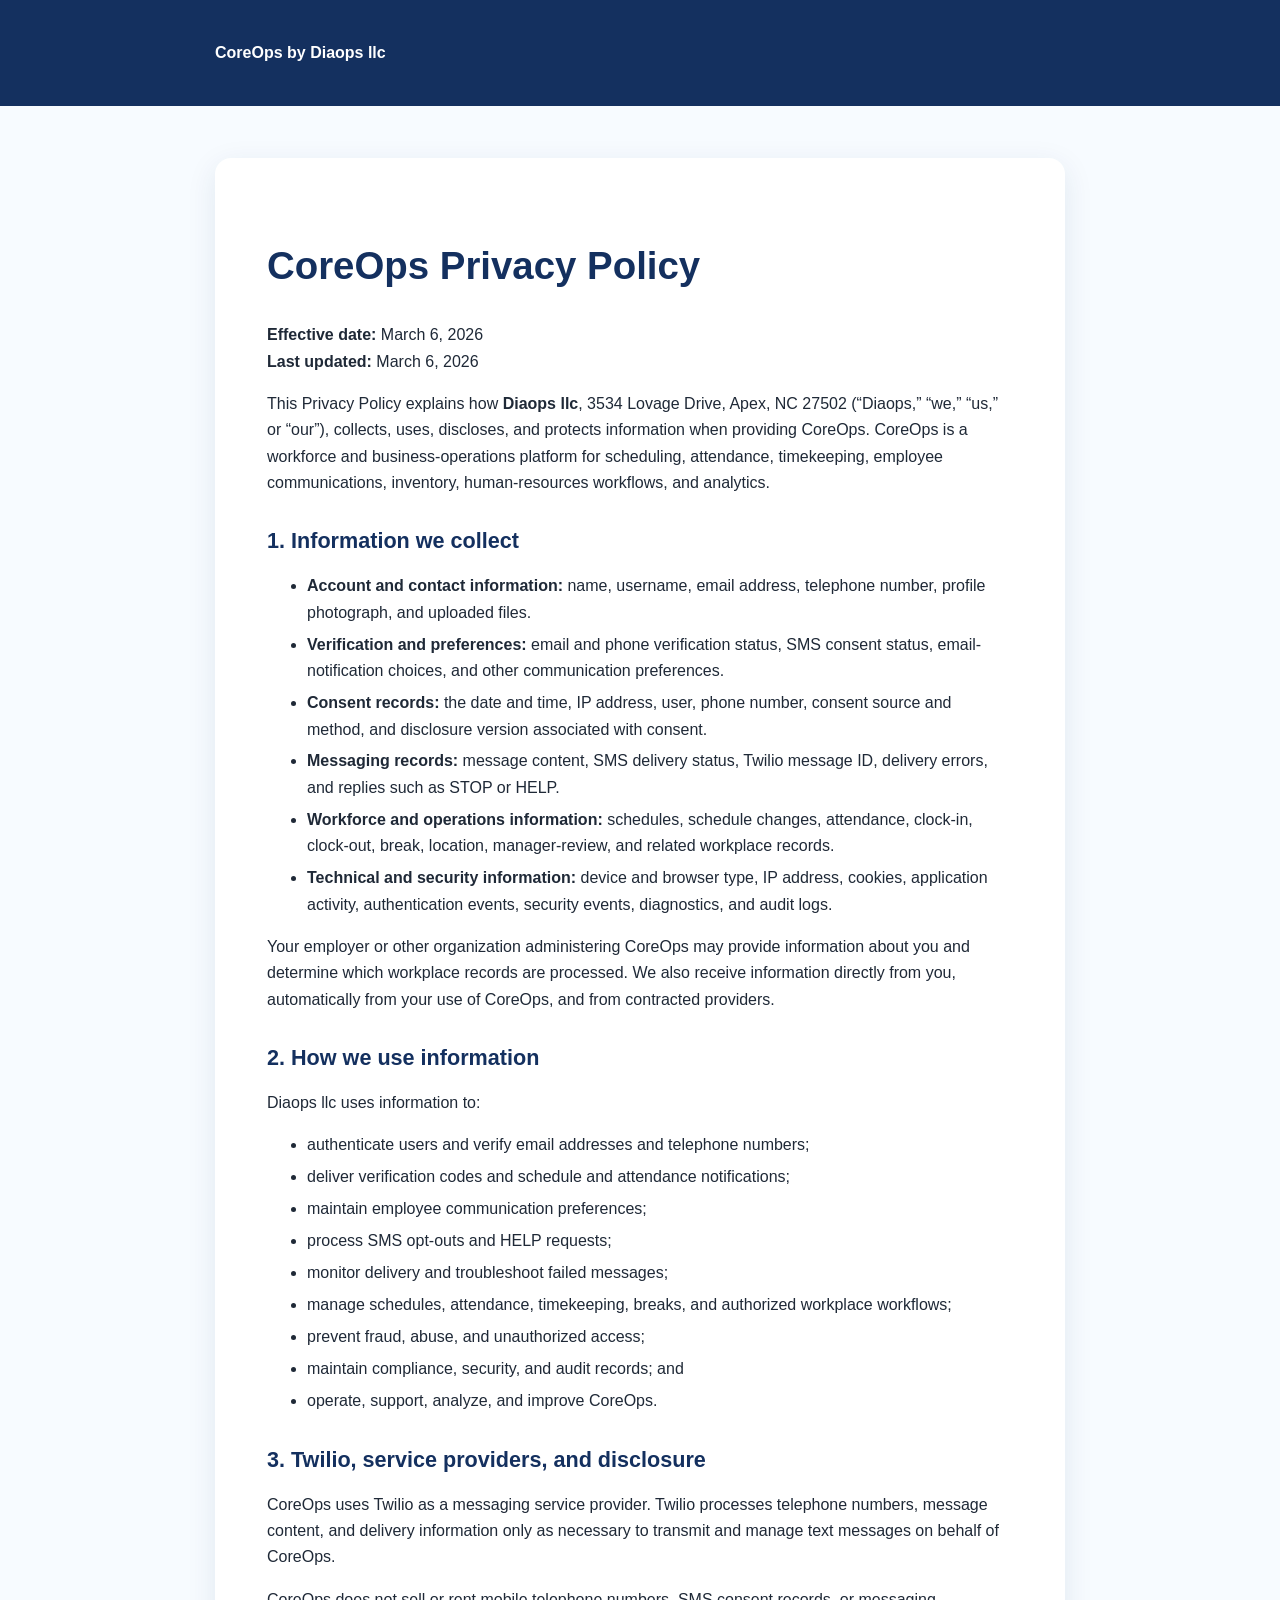
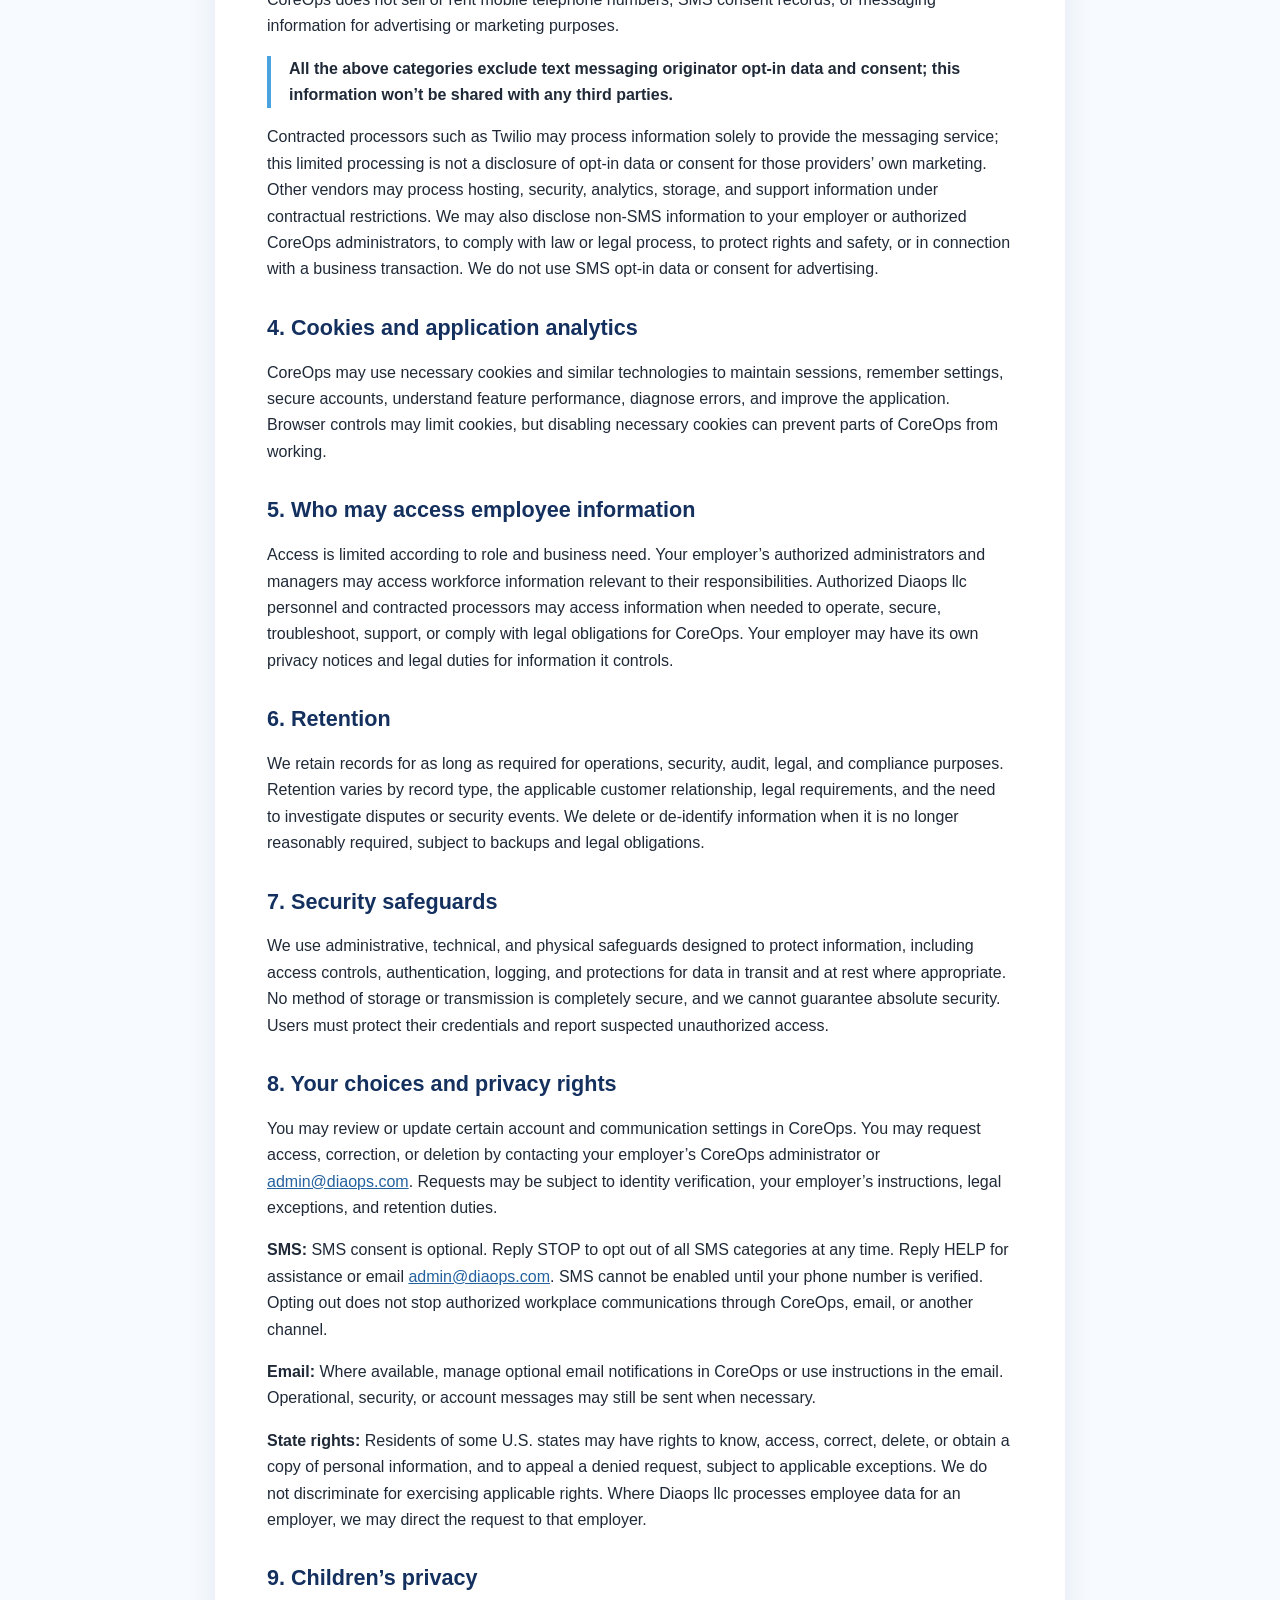
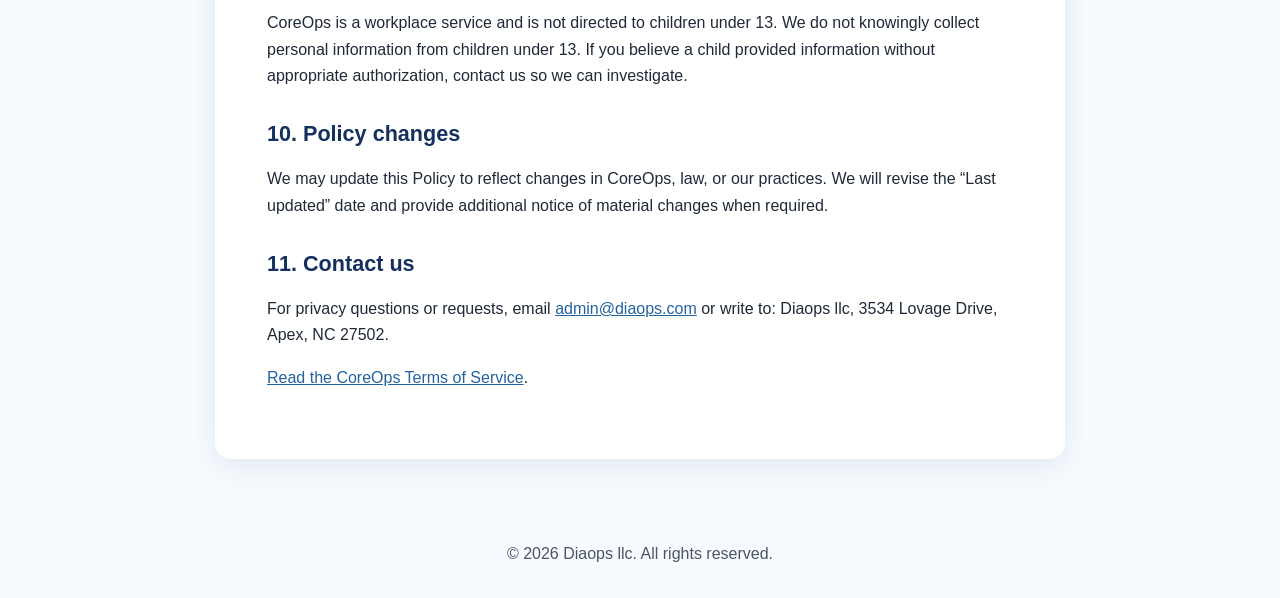
<file: privacy.html>
<!DOCTYPE html>
<html lang="en">
<head>
  <meta charset="UTF-8" />
  <meta name="viewport" content="width=device-width, initial-scale=1.0" />
  <title>CoreOps Privacy Policy — Diaops llc</title>
  <meta name="description" content="Privacy Policy for CoreOps, including SMS privacy practices." />
  <link rel="icon" type="image/svg+xml" href="assets/img/logo-icon.svg" />
  <style>
    :root{color:#1f2937;font-family:Arial,sans-serif;line-height:1.65}body{margin:0;background:#f7fbff}header{background:#14305f;color:white;padding:20px}header a{color:white;text-decoration:none;font-weight:bold}.wrap{max-width:850px;margin:auto;padding:20px}.card{background:white;padding:clamp(24px,5vw,52px);margin:32px 0;border-radius:16px;box-shadow:0 8px 30px #14305f18}h1,h2{color:#14305f;line-height:1.25}h1{font-size:2.4rem}h2{margin-top:2rem;font-size:1.35rem}a{color:#24629f}footer{text-align:center;padding:30px;color:#4b5563}.notice{border-left:4px solid #4aa3df;padding-left:18px;font-weight:bold}li{margin:.35rem 0}
  </style>
</head>
<body>
  <header><div class="wrap"><a href="/">CoreOps by Diaops llc</a></div></header>
  <main class="wrap"><article class="card">
    <h1>CoreOps Privacy Policy</h1>
    <p><strong>Effective date:</strong> March 6, 2026<br /><strong>Last updated:</strong> March 6, 2026</p>
    <p>This Privacy Policy explains how <strong>Diaops llc</strong>, 3534 Lovage Drive, Apex, NC 27502 (“Diaops,” “we,” “us,” or “our”), collects, uses, discloses, and protects information when providing CoreOps. CoreOps is a workforce and business-operations platform for scheduling, attendance, timekeeping, employee communications, inventory, human-resources workflows, and analytics.</p>

    <h2>1. Information we collect</h2>
    <ul>
      <li><strong>Account and contact information:</strong> name, username, email address, telephone number, profile photograph, and uploaded files.</li>
      <li><strong>Verification and preferences:</strong> email and phone verification status, SMS consent status, email-notification choices, and other communication preferences.</li>
      <li><strong>Consent records:</strong> the date and time, IP address, user, phone number, consent source and method, and disclosure version associated with consent.</li>
      <li><strong>Messaging records:</strong> message content, SMS delivery status, Twilio message ID, delivery errors, and replies such as STOP or HELP.</li>
      <li><strong>Workforce and operations information:</strong> schedules, schedule changes, attendance, clock-in, clock-out, break, location, manager-review, and related workplace records.</li>
      <li><strong>Technical and security information:</strong> device and browser type, IP address, cookies, application activity, authentication events, security events, diagnostics, and audit logs.</li>
    </ul>
    <p>Your employer or other organization administering CoreOps may provide information about you and determine which workplace records are processed. We also receive information directly from you, automatically from your use of CoreOps, and from contracted providers.</p>

    <h2>2. How we use information</h2>
    <p>Diaops llc uses information to:</p>
    <ul>
      <li>authenticate users and verify email addresses and telephone numbers;</li>
      <li>deliver verification codes and schedule and attendance notifications;</li>
      <li>maintain employee communication preferences;</li>
      <li>process SMS opt-outs and HELP requests;</li>
      <li>monitor delivery and troubleshoot failed messages;</li>
      <li>manage schedules, attendance, timekeeping, breaks, and authorized workplace workflows;</li>
      <li>prevent fraud, abuse, and unauthorized access;</li>
      <li>maintain compliance, security, and audit records; and</li>
      <li>operate, support, analyze, and improve CoreOps.</li>
    </ul>

    <h2>3. Twilio, service providers, and disclosure</h2>
    <p>CoreOps uses Twilio as a messaging service provider. Twilio processes telephone numbers, message content, and delivery information only as necessary to transmit and manage text messages on behalf of CoreOps.</p>
    <p>CoreOps does not sell or rent mobile telephone numbers, SMS consent records, or messaging information for advertising or marketing purposes.</p>
    <p class="notice">All the above categories exclude text messaging originator opt-in data and consent; this information won’t be shared with any third parties.</p>
    <p>Contracted processors such as Twilio may process information solely to provide the messaging service; this limited processing is not a disclosure of opt-in data or consent for those providers’ own marketing. Other vendors may process hosting, security, analytics, storage, and support information under contractual restrictions. We may also disclose non-SMS information to your employer or authorized CoreOps administrators, to comply with law or legal process, to protect rights and safety, or in connection with a business transaction. We do not use SMS opt-in data or consent for advertising.</p>

    <h2>4. Cookies and application analytics</h2>
    <p>CoreOps may use necessary cookies and similar technologies to maintain sessions, remember settings, secure accounts, understand feature performance, diagnose errors, and improve the application. Browser controls may limit cookies, but disabling necessary cookies can prevent parts of CoreOps from working.</p>

    <h2>5. Who may access employee information</h2>
    <p>Access is limited according to role and business need. Your employer’s authorized administrators and managers may access workforce information relevant to their responsibilities. Authorized Diaops llc personnel and contracted processors may access information when needed to operate, secure, troubleshoot, support, or comply with legal obligations for CoreOps. Your employer may have its own privacy notices and legal duties for information it controls.</p>

    <h2>6. Retention</h2>
    <p>We retain records for as long as required for operations, security, audit, legal, and compliance purposes. Retention varies by record type, the applicable customer relationship, legal requirements, and the need to investigate disputes or security events. We delete or de-identify information when it is no longer reasonably required, subject to backups and legal obligations.</p>

    <h2>7. Security safeguards</h2>
    <p>We use administrative, technical, and physical safeguards designed to protect information, including access controls, authentication, logging, and protections for data in transit and at rest where appropriate. No method of storage or transmission is completely secure, and we cannot guarantee absolute security. Users must protect their credentials and report suspected unauthorized access.</p>

    <h2>8. Your choices and privacy rights</h2>
    <p>You may review or update certain account and communication settings in CoreOps. You may request access, correction, or deletion by contacting your employer’s CoreOps administrator or <a href="mailto:admin@diaops.com">admin@diaops.com</a>. Requests may be subject to identity verification, your employer’s instructions, legal exceptions, and retention duties.</p>
    <p><strong>SMS:</strong> SMS consent is optional. Reply STOP to opt out of all SMS categories at any time. Reply HELP for assistance or email <a href="mailto:admin@diaops.com">admin@diaops.com</a>. SMS cannot be enabled until your phone number is verified. Opting out does not stop authorized workplace communications through CoreOps, email, or another channel.</p>
    <p><strong>Email:</strong> Where available, manage optional email notifications in CoreOps or use instructions in the email. Operational, security, or account messages may still be sent when necessary.</p>
    <p><strong>State rights:</strong> Residents of some U.S. states may have rights to know, access, correct, delete, or obtain a copy of personal information, and to appeal a denied request, subject to applicable exceptions. We do not discriminate for exercising applicable rights. Where Diaops llc processes employee data for an employer, we may direct the request to that employer.</p>

    <h2>9. Children’s privacy</h2>
    <p>CoreOps is a workplace service and is not directed to children under 13. We do not knowingly collect personal information from children under 13. If you believe a child provided information without appropriate authorization, contact us so we can investigate.</p>

    <h2>10. Policy changes</h2>
    <p>We may update this Policy to reflect changes in CoreOps, law, or our practices. We will revise the “Last updated” date and provide additional notice of material changes when required.</p>

    <h2>11. Contact us</h2>
    <p>For privacy questions or requests, email <a href="mailto:admin@diaops.com">admin@diaops.com</a> or write to: Diaops llc, 3534 Lovage Drive, Apex, NC 27502.</p>
    <p><a href="/terms">Read the CoreOps Terms of Service</a>.</p>
  </article></main>
  <footer>&copy; 2026 Diaops llc. All rights reserved.</footer>
</body>
</html>
</file>
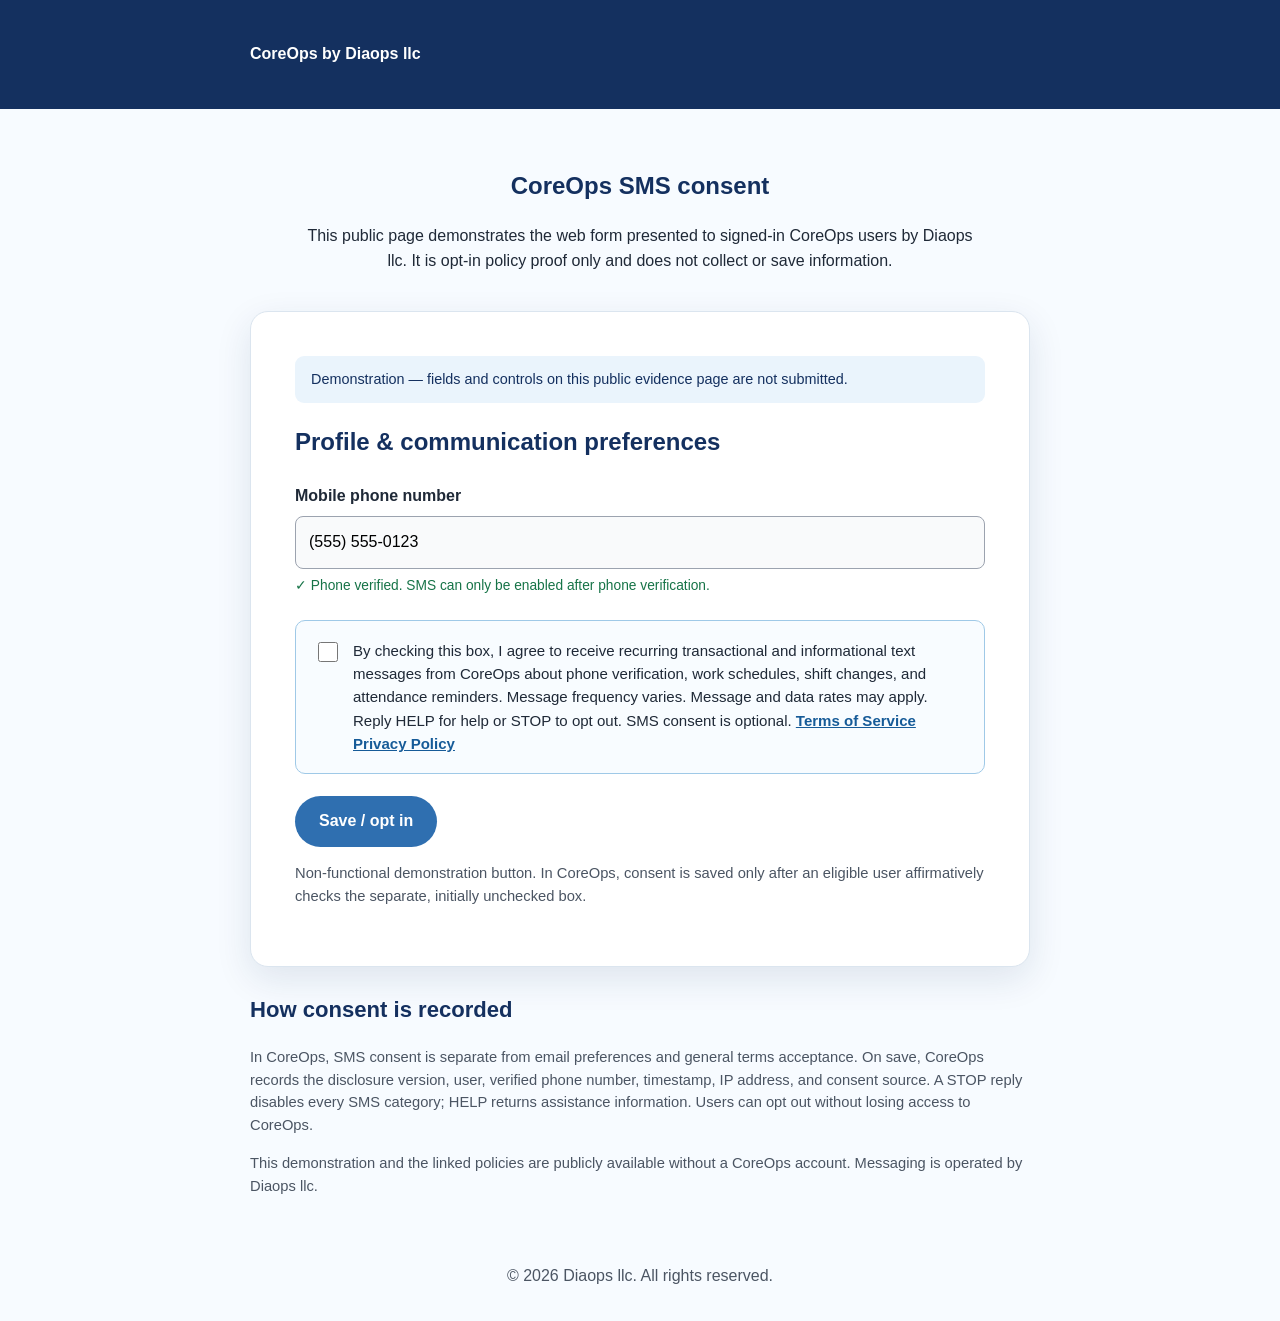
<file: sms-consent.html>
<!DOCTYPE html>
<html lang="en">
<head>
  <meta charset="UTF-8" />
  <meta name="viewport" content="width=device-width, initial-scale=1.0" />
  <title>CoreOps SMS Consent Form Evidence — Diaops llc</title>
  <meta name="description" content="Public demonstration of the CoreOps web form used to collect optional SMS consent." />
  <link rel="icon" type="image/svg+xml" href="assets/img/logo-icon.svg" />
  <style>
    :root{font-family:Arial,sans-serif;color:#1f2937;line-height:1.55}*{box-sizing:border-box}body{margin:0;background:#f7fbff}header{background:#14305f;color:white;padding:22px}.wrap{max-width:820px;margin:auto;padding:20px}header a{color:white;text-decoration:none;font-weight:bold}.intro{text-align:center;margin:38px auto;max-width:680px}h1,h2{color:#14305f}.demo{background:white;border:1px solid #dbe5ef;border-radius:18px;box-shadow:0 12px 36px #14305f1c;padding:clamp(22px,5vw,44px);margin-bottom:26px}.banner{background:#eaf4fc;color:#14305f;padding:12px 16px;border-radius:9px;font-size:.9rem}.field{margin:24px 0}label.title{display:block;font-weight:bold;margin-bottom:7px}input[type=tel]{width:100%;font:inherit;padding:13px;border:1px solid #9ca3af;border-radius:8px;background:#f9fafb}.verified{color:#167347;font-size:.86rem;margin-top:6px}.consent{display:flex;align-items:flex-start;gap:12px;padding:18px;border:1px solid #9fc9e7;border-radius:10px;background:#f8fcff}.consent input{width:20px;height:20px;flex:0 0 auto;margin-top:3px}.consent label{font-size:.94rem}.consent a{color:#165b98;font-weight:bold;white-space:nowrap}button{margin-top:22px;background:#2f6fb0;color:white;border:0;border-radius:999px;padding:13px 24px;font:inherit;font-weight:bold}.proof{font-size:.92rem;color:#4b5563}footer{text-align:center;padding:32px;color:#4b5563}
  </style>
</head>
<body>
  <header><div class="wrap"><a href="/">CoreOps by Diaops llc</a></div></header>
  <main class="wrap">
    <section class="intro">
      <h1>CoreOps SMS consent</h1>
      <p>This public page demonstrates the web form presented to signed-in CoreOps users by Diaops llc. It is opt-in policy proof only and does not collect or save information.</p>
    </section>
    <section class="demo" aria-labelledby="demo-title">
      <div class="banner">Demonstration — fields and controls on this public evidence page are not submitted.</div>
      <h2 id="demo-title">Profile &amp; communication preferences</h2>
      <div class="field">
        <label class="title" for="demo-phone">Mobile phone number</label>
        <input id="demo-phone" type="tel" value="(555) 555-0123" readonly aria-describedby="verified" />
        <div class="verified" id="verified">✓ Phone verified. SMS can only be enabled after phone verification.</div>
      </div>
      <div class="consent">
        <input id="sms-opt-in" type="checkbox" />
        <label for="sms-opt-in">By checking this box, I agree to receive recurring transactional and informational text messages from CoreOps about phone verification, work schedules, shift changes, and attendance reminders. Message frequency varies. Message and data rates may apply. Reply HELP for help or STOP to opt out. SMS consent is optional. <a href="/terms">Terms of Service</a> <a href="/privacy">Privacy Policy</a></label>
      </div>
      <button type="button" aria-describedby="not-live">Save / opt in</button>
      <p class="proof" id="not-live">Non-functional demonstration button. In CoreOps, consent is saved only after an eligible user affirmatively checks the separate, initially unchecked box.</p>
    </section>
    <section class="proof">
      <h2>How consent is recorded</h2>
      <p>In CoreOps, SMS consent is separate from email preferences and general terms acceptance. On save, CoreOps records the disclosure version, user, verified phone number, timestamp, IP address, and consent source. A STOP reply disables every SMS category; HELP returns assistance information. Users can opt out without losing access to CoreOps.</p>
      <p>This demonstration and the linked policies are publicly available without a CoreOps account. Messaging is operated by Diaops llc.</p>
    </section>
  </main>
  <footer>&copy; 2026 Diaops llc. All rights reserved.</footer>
</body>
</html>
</file>
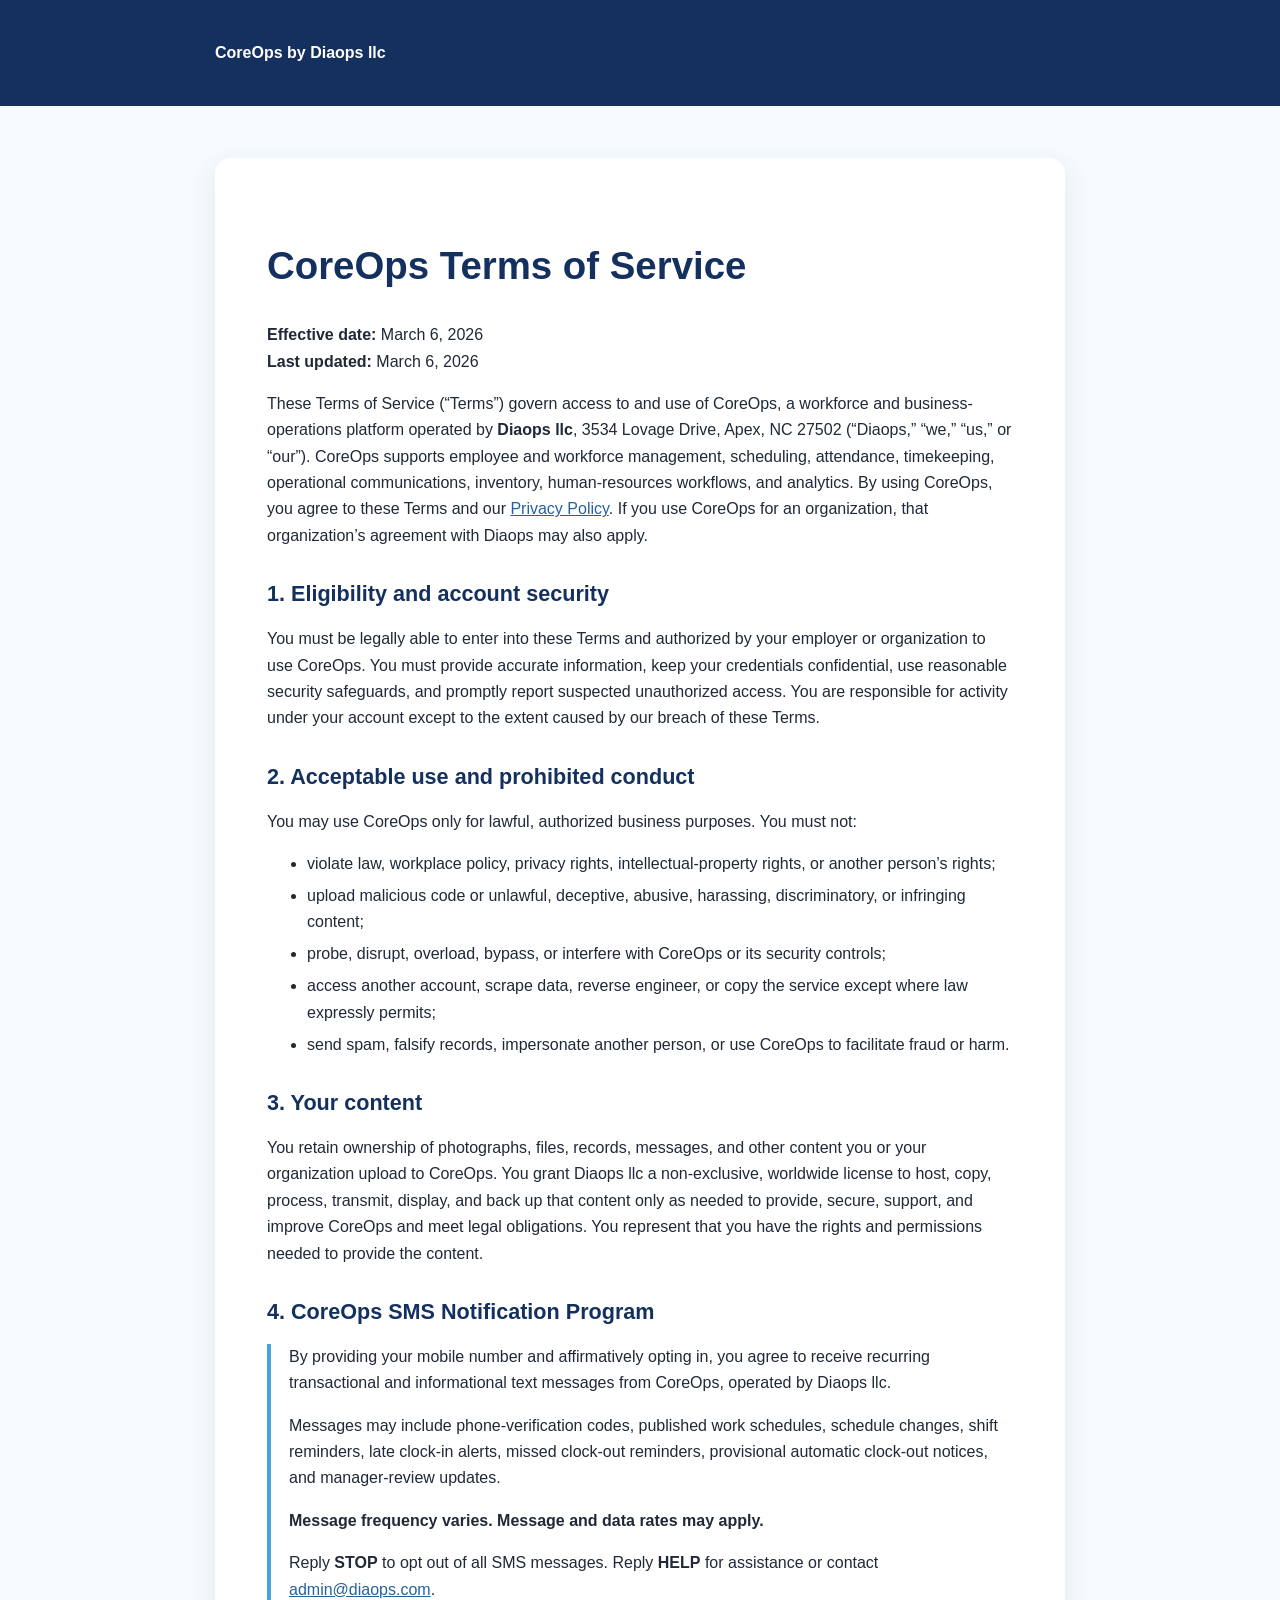
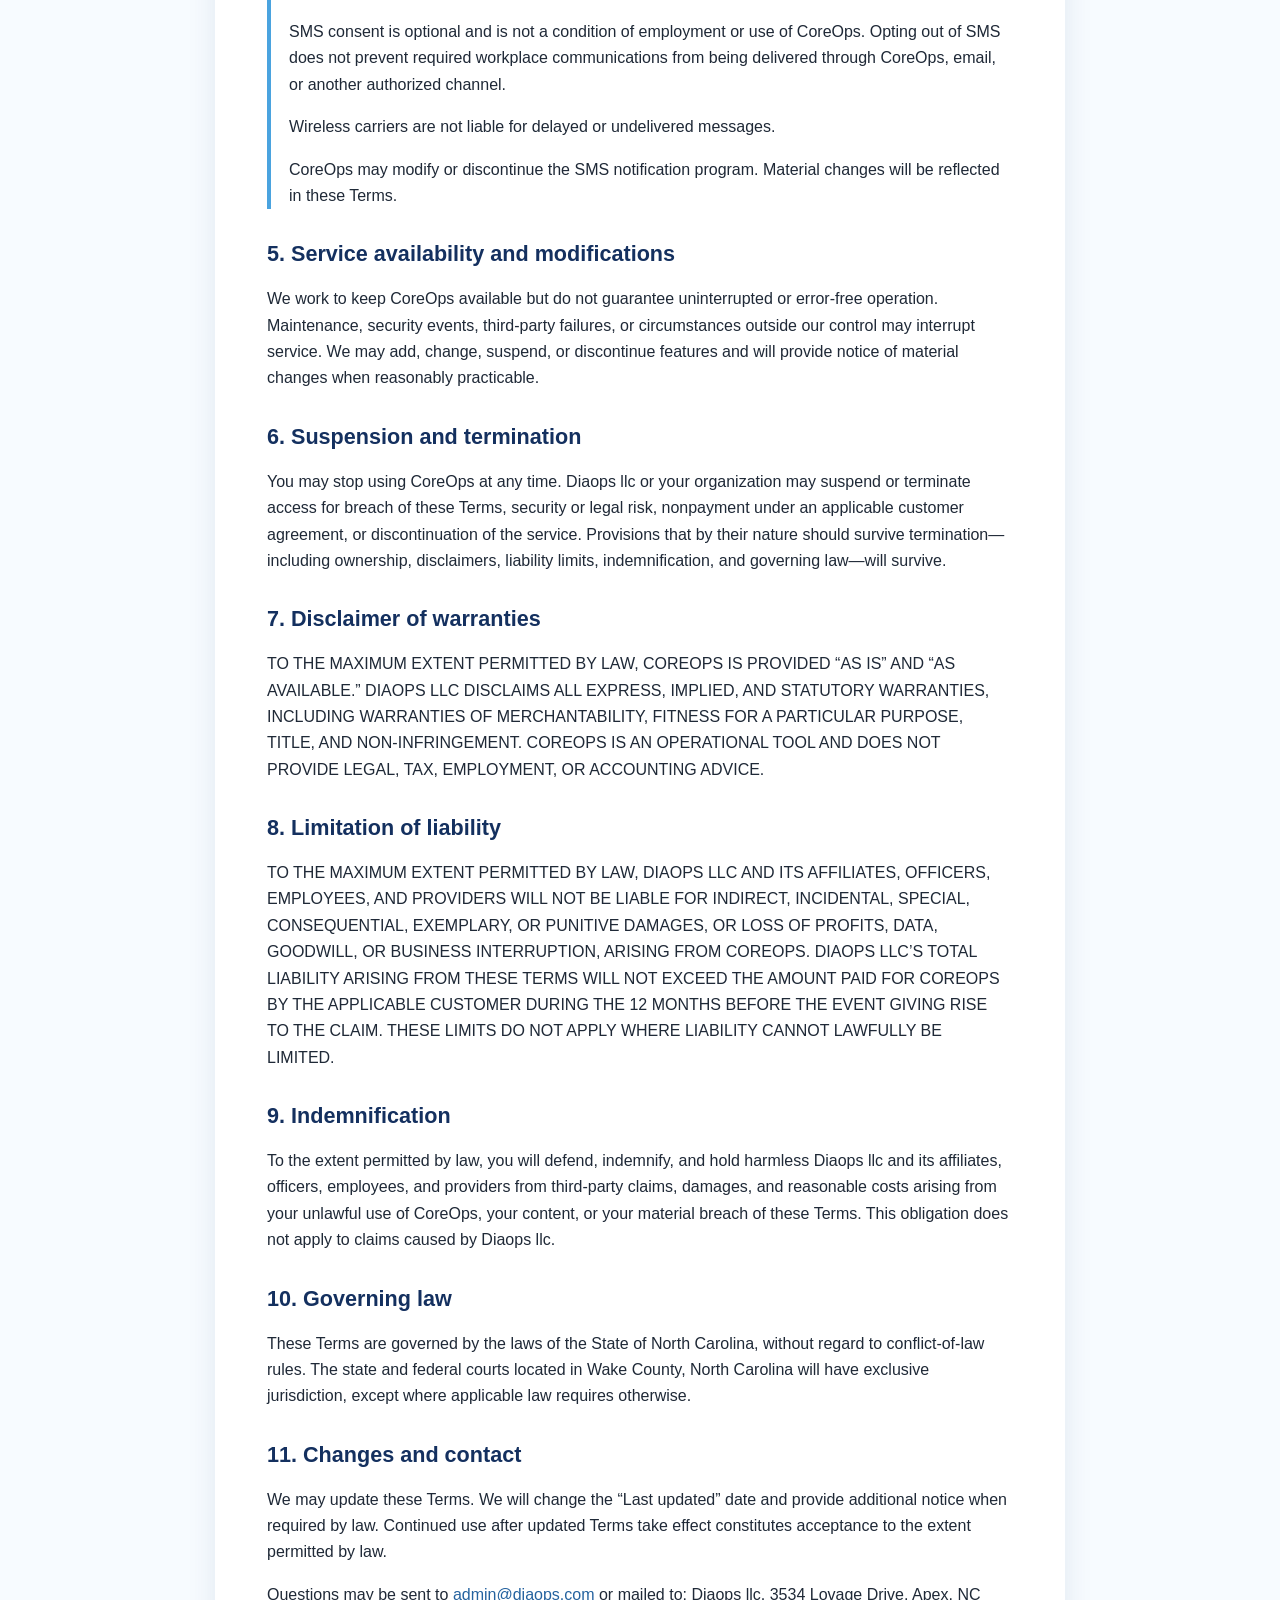
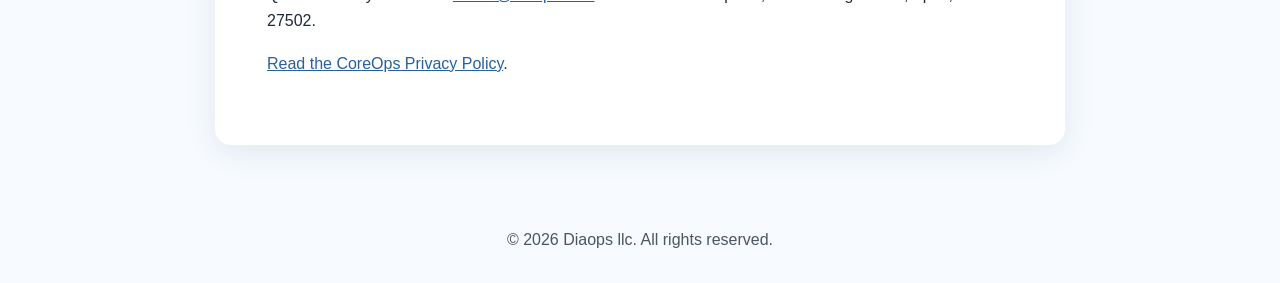
<file: terms.html>
<!DOCTYPE html>
<html lang="en">
<head>
  <meta charset="UTF-8" />
  <meta name="viewport" content="width=device-width, initial-scale=1.0" />
  <title>CoreOps Terms of Service — Diaops llc</title>
  <meta name="description" content="Terms of Service for CoreOps, including the CoreOps SMS Notification Program." />
  <link rel="icon" type="image/svg+xml" href="assets/img/logo-icon.svg" />
  <style>
    :root{color:#1f2937;font-family:Arial,sans-serif;line-height:1.65}body{margin:0;background:#f7fbff}header{background:#14305f;color:white;padding:20px}header a{color:white;text-decoration:none;font-weight:bold}.wrap{max-width:850px;margin:auto;padding:20px}.card{background:white;padding:clamp(24px,5vw,52px);margin:32px 0;border-radius:16px;box-shadow:0 8px 30px #14305f18}h1,h2{color:#14305f;line-height:1.25}h1{font-size:2.4rem}h2{margin-top:2rem;font-size:1.35rem}a{color:#24629f}footer{text-align:center;padding:30px;color:#4b5563}.notice{border-left:4px solid #4aa3df;padding-left:18px}li{margin:.35rem 0}
  </style>
</head>
<body>
  <header><div class="wrap"><a href="/">CoreOps by Diaops llc</a></div></header>
  <main class="wrap"><article class="card">
    <h1>CoreOps Terms of Service</h1>
    <p><strong>Effective date:</strong> March 6, 2026<br /><strong>Last updated:</strong> March 6, 2026</p>
    <p>These Terms of Service (“Terms”) govern access to and use of CoreOps, a workforce and business-operations platform operated by <strong>Diaops llc</strong>, 3534 Lovage Drive, Apex, NC 27502 (“Diaops,” “we,” “us,” or “our”). CoreOps supports employee and workforce management, scheduling, attendance, timekeeping, operational communications, inventory, human-resources workflows, and analytics. By using CoreOps, you agree to these Terms and our <a href="/privacy">Privacy Policy</a>. If you use CoreOps for an organization, that organization’s agreement with Diaops may also apply.</p>

    <h2>1. Eligibility and account security</h2>
    <p>You must be legally able to enter into these Terms and authorized by your employer or organization to use CoreOps. You must provide accurate information, keep your credentials confidential, use reasonable security safeguards, and promptly report suspected unauthorized access. You are responsible for activity under your account except to the extent caused by our breach of these Terms.</p>

    <h2>2. Acceptable use and prohibited conduct</h2>
    <p>You may use CoreOps only for lawful, authorized business purposes. You must not:</p>
    <ul><li>violate law, workplace policy, privacy rights, intellectual-property rights, or another person’s rights;</li><li>upload malicious code or unlawful, deceptive, abusive, harassing, discriminatory, or infringing content;</li><li>probe, disrupt, overload, bypass, or interfere with CoreOps or its security controls;</li><li>access another account, scrape data, reverse engineer, or copy the service except where law expressly permits;</li><li>send spam, falsify records, impersonate another person, or use CoreOps to facilitate fraud or harm.</li></ul>

    <h2>3. Your content</h2>
    <p>You retain ownership of photographs, files, records, messages, and other content you or your organization upload to CoreOps. You grant Diaops llc a non-exclusive, worldwide license to host, copy, process, transmit, display, and back up that content only as needed to provide, secure, support, and improve CoreOps and meet legal obligations. You represent that you have the rights and permissions needed to provide the content.</p>

    <h2>4. CoreOps SMS Notification Program</h2>
    <div class="notice">
      <p>By providing your mobile number and affirmatively opting in, you agree to receive recurring transactional and informational text messages from CoreOps, operated by Diaops llc.</p>
      <p>Messages may include phone-verification codes, published work schedules, schedule changes, shift reminders, late clock-in alerts, missed clock-out reminders, provisional automatic clock-out notices, and manager-review updates.</p>
      <p><strong>Message frequency varies. Message and data rates may apply.</strong></p>
      <p>Reply <strong>STOP</strong> to opt out of all SMS messages. Reply <strong>HELP</strong> for assistance or contact <a href="mailto:admin@diaops.com">admin@diaops.com</a>.</p>
      <p>SMS consent is optional and is not a condition of employment or use of CoreOps. Opting out of SMS does not prevent required workplace communications from being delivered through CoreOps, email, or another authorized channel.</p>
      <p>Wireless carriers are not liable for delayed or undelivered messages.</p>
      <p>CoreOps may modify or discontinue the SMS notification program. Material changes will be reflected in these Terms.</p>
    </div>

    <h2>5. Service availability and modifications</h2>
    <p>We work to keep CoreOps available but do not guarantee uninterrupted or error-free operation. Maintenance, security events, third-party failures, or circumstances outside our control may interrupt service. We may add, change, suspend, or discontinue features and will provide notice of material changes when reasonably practicable.</p>

    <h2>6. Suspension and termination</h2>
    <p>You may stop using CoreOps at any time. Diaops llc or your organization may suspend or terminate access for breach of these Terms, security or legal risk, nonpayment under an applicable customer agreement, or discontinuation of the service. Provisions that by their nature should survive termination—including ownership, disclaimers, liability limits, indemnification, and governing law—will survive.</p>

    <h2>7. Disclaimer of warranties</h2>
    <p>TO THE MAXIMUM EXTENT PERMITTED BY LAW, COREOPS IS PROVIDED “AS IS” AND “AS AVAILABLE.” DIAOPS LLC DISCLAIMS ALL EXPRESS, IMPLIED, AND STATUTORY WARRANTIES, INCLUDING WARRANTIES OF MERCHANTABILITY, FITNESS FOR A PARTICULAR PURPOSE, TITLE, AND NON-INFRINGEMENT. COREOPS IS AN OPERATIONAL TOOL AND DOES NOT PROVIDE LEGAL, TAX, EMPLOYMENT, OR ACCOUNTING ADVICE.</p>

    <h2>8. Limitation of liability</h2>
    <p>TO THE MAXIMUM EXTENT PERMITTED BY LAW, DIAOPS LLC AND ITS AFFILIATES, OFFICERS, EMPLOYEES, AND PROVIDERS WILL NOT BE LIABLE FOR INDIRECT, INCIDENTAL, SPECIAL, CONSEQUENTIAL, EXEMPLARY, OR PUNITIVE DAMAGES, OR LOSS OF PROFITS, DATA, GOODWILL, OR BUSINESS INTERRUPTION, ARISING FROM COREOPS. DIAOPS LLC’S TOTAL LIABILITY ARISING FROM THESE TERMS WILL NOT EXCEED THE AMOUNT PAID FOR COREOPS BY THE APPLICABLE CUSTOMER DURING THE 12 MONTHS BEFORE THE EVENT GIVING RISE TO THE CLAIM. THESE LIMITS DO NOT APPLY WHERE LIABILITY CANNOT LAWFULLY BE LIMITED.</p>

    <h2>9. Indemnification</h2>
    <p>To the extent permitted by law, you will defend, indemnify, and hold harmless Diaops llc and its affiliates, officers, employees, and providers from third-party claims, damages, and reasonable costs arising from your unlawful use of CoreOps, your content, or your material breach of these Terms. This obligation does not apply to claims caused by Diaops llc.</p>

    <h2>10. Governing law</h2>
    <p>These Terms are governed by the laws of the State of North Carolina, without regard to conflict-of-law rules. The state and federal courts located in Wake County, North Carolina will have exclusive jurisdiction, except where applicable law requires otherwise.</p>

    <h2>11. Changes and contact</h2>
    <p>We may update these Terms. We will change the “Last updated” date and provide additional notice when required by law. Continued use after updated Terms take effect constitutes acceptance to the extent permitted by law.</p>
    <p>Questions may be sent to <a href="mailto:admin@diaops.com">admin@diaops.com</a> or mailed to: Diaops llc, 3534 Lovage Drive, Apex, NC 27502.</p>
    <p><a href="/privacy">Read the CoreOps Privacy Policy</a>.</p>
  </article></main>
  <footer>&copy; 2026 Diaops llc. All rights reserved.</footer>
</body>
</html>
</file>
